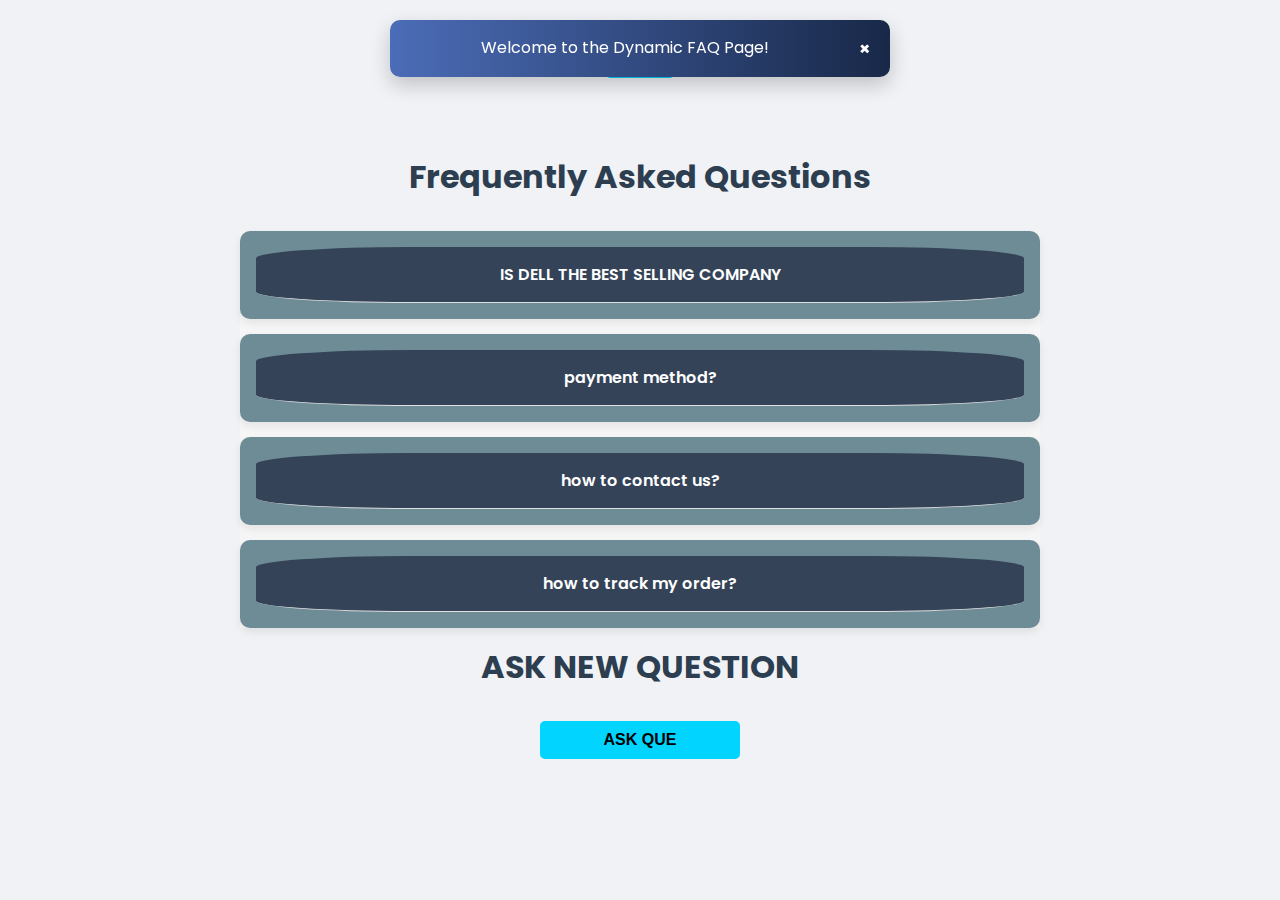
<file: faq.html>
<!DOCTYPE html>
<html lang="en">
<head>
  <meta charset="UTF-8">
  <title>Dynamic FAQ & Popup</title>
  <link href="https://fonts.googleapis.com/css2?family=Poppins:wght@400;600&display=swap" rel="stylesheet">
  <style>
    * {
      margin: 0;
      padding: 0;
      box-sizing: border-box;
    }

    body {
      font-family: 'Poppins', sans-serif;
      background: #f0f2f5;
      color: #333;
      padding: 20px;
    }

    h2 {
      text-align: center;
      margin-bottom: 30px;
      font-size: 2rem;
      color: #2c3e50;
    }

    .popup {
      background: linear-gradient(to right, #4b6cb7, #182848);
      color: #fff;
      padding: 15px 20px;
      position: fixed;
      top: 20px;
      left: 50%;
      transform: translateX(-50%);
      width: 90%;
      max-width: 500px;
      border-radius: 10px;
      box-shadow: 0 8px 20px rgba(0,0,0,0.2);
      text-align: center;
      z-index: 2000;
      animation: slideDown 0.7s ease;
    }

    @keyframes slideDown {
      from { top: -100px; opacity: 0; }
      to { top: 20px; opacity: 1; }
    }

    #closePopup {
      float: right;
      cursor: pointer;
      font-weight: bold;
      font-size: 18px;
      margin-left: 20px;
    }

    #faq-container {
      max-width: 800px;
      margin: 0 auto;
      background-color: rgb(246, 246, 246);
      height: 100%;
      width:auto;
    }

    .faq-item {
      background: #6e8c95;
      border-radius: 10px;
      align-items: center;
      justify-content: center;
      margin-bottom: 15px;
      box-shadow: 0 4px 10px rgba(0,0,0,0.08);
      transition: transform 0.3s ease;
      padding: 2%;
    }

    .faq-item:hover {
      transform: scale(1.01);
    }

    .faq-question {
      padding: 15px 20px;
      background-color: #344358;
      color: white;;
      cursor: pointer;
      font-weight: 600;
      font-size: 1rem;
      border-radius: 20%;
      border-bottom: 1px solid #e0e0e0;
      transition: background 0.5s;
      align-content: center;
      justify-content: center; 
      text-align: center;
    }

    .faq-question:hover {
      background-color: #383b42;
    }

    .faq-answer {
      padding: 15px 20px;
      display: none;
      background-color: #ffffff;
      font-size: 0.95rem;
      line-height: 1.5;
    }
    #button{
        display: block;
        width: 200px;
        margin: 20px auto;
        padding: 10px;
        background-color: #00d4ff;
        color: #000;
        border: none;
        border-radius: 5px;
        font-size: 1rem;
        font-weight: bold;
        cursor: pointer;
        transition: background-color 0.3s, transform 0.2s;
    }
    #button1{
        display:block;
        width:70px;
        margin:auto;
        padding:10px;
        background-color: #00d4ff;
        color: #000;
        border: none;
        border-radius: 5px;
        font-size: 1rem;
        display: flex;
        align-items: center;
        justify-content: center;
        cursor: pointer;
        
    }
  </style>
</head>
<body>
    <header>
        <a id="button1" href="p1.html"><button align="right" id="button1">HOME</button></a>
    </header>
  <div id="notification" class="popup">
    Welcome to the Dynamic FAQ Page!
    <span id="closePopup">&times;</span>
  </div>
<br>
<br>
<br>

  <h2>Frequently Asked Questions</h2>
  <div id="faq-container"></div>
  <h2>ASK NEW QUESTION</h2>
  <button id="button">ASK QUE</button>
<script src="script.js"></script>
</body>
</html>
</file>
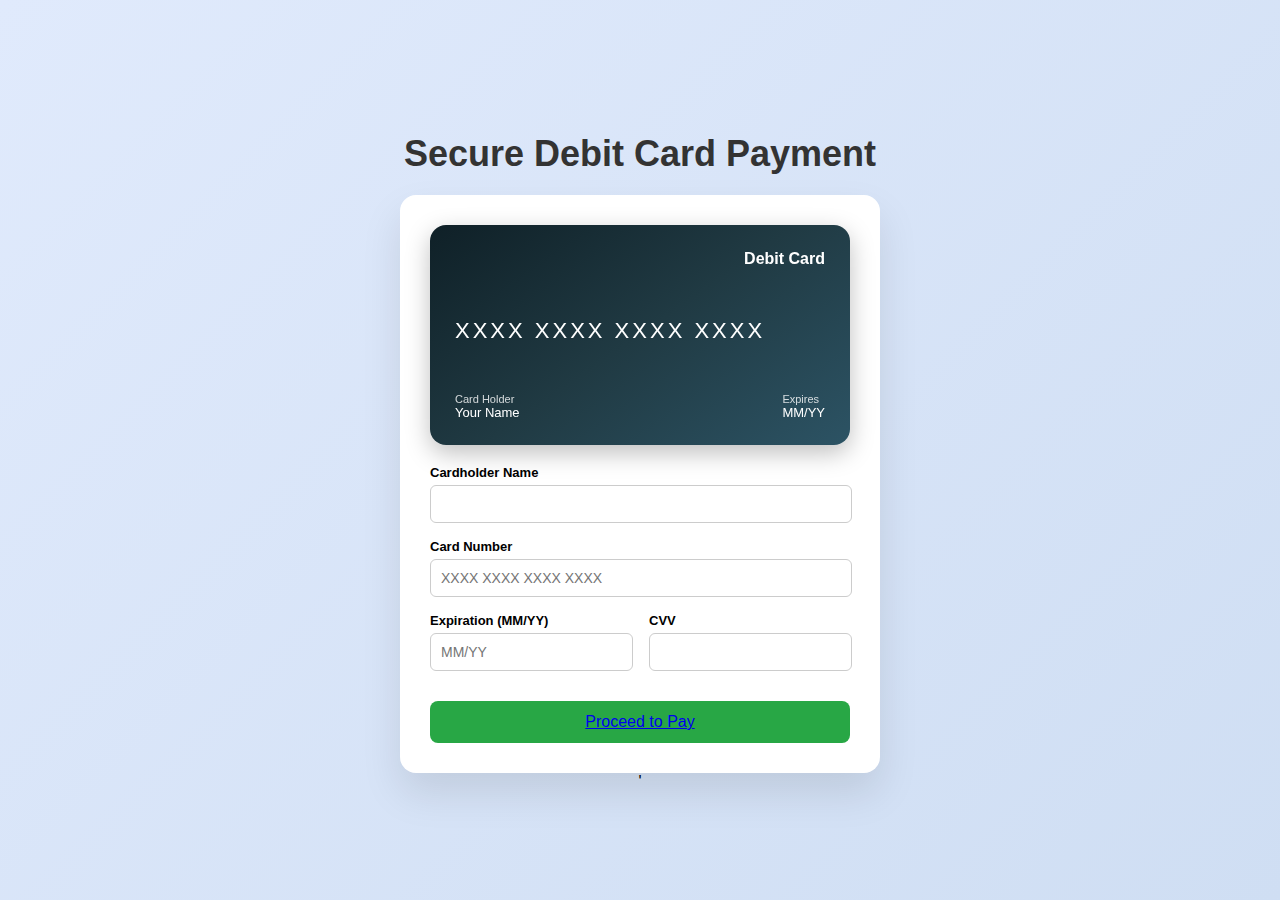
<file: payment.html>
<!DOCTYPE html>
<html lang="en">
<head>
  <meta charset="UTF-8" />
  <title>Realistic Debit Card Payment</title>
  <style>
    * { box-sizing: border-box; }

    body {
      margin: 0;
      padding: 0;
      background: linear-gradient(135deg, #e0eafc, #cfdef3);
      font-family: 'Segoe UI', sans-serif;
      display: flex;
      flex-direction: column;
      align-items: center;
      justify-content: center;
      min-height: 100vh;
    }

    .payment-title h1 {
      font-size: 36px;
      margin-bottom: 20px;
      color: #333;
      font-weight: bold;
    }

    .main-wrapper {
      display: flex;
      flex-direction: column;
      align-items: center;
      gap: 20px;
      background: white;
      padding: 30px;
      border-radius: 16px;
      box-shadow: 0 20px 40px rgba(0,0,0,0.1);
      max-width: 480px;
      width: 90%;
    }

    .card-container {
      perspective: 1000px;
      width: 100%;
      height: 220px;
    }

    .creditcard {
      width: 100%;
      height: 100%;
      border-radius: 16px;
      color: white;
      position: relative;
      transition: transform 0.8s;
      transform-style: preserve-3d;
      box-shadow: 0 8px 25px rgba(0, 0, 0, 0.25);
      background: linear-gradient(145deg, #0f2027, #203a43, #2c5364);
      overflow: hidden;
    }

    .creditcard.flip {
      transform: rotateY(180deg);
    }

    .creditcard .front, .creditcard .back {
      position: absolute;
      width: 100%;
      height: 100%;
      backface-visibility: hidden;
      padding: 25px;
      display: flex;
      flex-direction: column;
      justify-content: space-between;
    }

    .creditcard .back {
      background: #1c1c1c;
      transform: rotateY(180deg);
      text-align: right;
    }

    .card-type {
      font-size: 16px;
      text-align: right;
      font-weight: bold;
    }

    .card-number {
      font-size: 22px;
      letter-spacing: 3px;
      font-weight: 500;
    }

    .card-holder, .expiry {
      font-size: 13px;
      display: flex;
      justify-content: space-between;
    }

    .label {
      font-size: 11px;
      opacity: 0.8;
    }

    .cvv-label {
      font-size: 14px;
    }

    .cvv-value {
      font-size: 20px;
      letter-spacing: 3px;
    }

    .form-container {
      display: grid;
      grid-template-columns: 1fr 1fr;
      grid-template-areas:
        "name name"
        "number number"
        "expiration security";
      gap: 16px;
      width: 100%;
    }

    .field-container {
      display: flex;
      flex-direction: column;
    }

    input {
      padding: 10px;
      font-size: 14px;
      border-radius: 6px;
      border: 1px solid #ccc;
    }

    label {
      font-size: 13px;
      font-weight: 600;
      margin-bottom: 5px;
    }

    #payButton {
      width: 100%;
      padding: 12px;
      background: #28a745;
      color: white;
      border: none;
      border-radius: 8px;
      font-size: 16px;
      cursor: pointer;
      margin-top: 10px;
    }

    #payButton:hover {
      background: #218838;
    }
  </style>
</head>
<body>
  <div class="payment-title">
    <h1>Secure Debit Card Payment</h1>
  </div>
  <div class="main-wrapper">
    <div class="card-container">
      <div class="creditcard" id="creditcard">
        <div class="front">
          <div class="card-type" id="cardType">Debit Card</div>
          <div class="card-number" id="cardNumberDisplay">XXXX XXXX XXXX XXXX</div>
          <div class="card-holder">
            <div>
              <div class="label">Card Holder</div>
              <div id="cardHolderDisplay">Your Name</div>
            </div>
            <div>
              <div class="label">Expires</div>
              <div id="cardExpiryDisplay">MM/YY</div>
            </div>
          </div>
        </div>
        <div class="back">
          <div class="cvv-label">CVV</div>
          <div class="cvv-value" id="cvvDisplay">•••</div>
        </div>
      </div>
    </div>

    <div class="form-container">
      <div class="field-container" style="grid-area: name;">
        <label for="name">Cardholder Name</label>
        <input id="name" type="text" maxlength="20">
      </div>
      <div class="field-container" style="grid-area: number;">
        <label for="cardnumber">Card Number</label>
        <input id="cardnumber" type="text" maxlength="19" pattern="[0-9]*" inputmode="numeric" placeholder="XXXX XXXX XXXX XXXX">
      </div>
      <div class="field-container" style="grid-area: expiration;">
        <label for="expirationdate">Expiration (MM/YY)</label>
        <input id="expirationdate" type="text" placeholder="MM/YY" maxlength="5">
      </div>
      <div class="field-container" style="grid-area: security;">
        <label for="securitycode">CVV</label>
        <input id="securitycode" type="password" maxlength="4" pattern="[0-9]*" inputmode="numeric">
      </div>
    </div>
    <button id="payButton"><a href="bill.html">Proceed to Pay</a></button>
  </div>

  <script>
    const cardInput = document.getElementById('cardnumber');
    const cardDisplay = document.getElementById('cardNumberDisplay');
    const cardBox = document.getElementById('creditcard');
    const cardType = document.getElementById('cardType');
    const nameInput = document.getElementById('name');
    const nameDisplay = document.getElementById('cardHolderDisplay');
    const expInput = document.getElementById('expirationdate');
    const expDisplay = document.getElementById('cardExpiryDisplay');
    const cvvInput = document.getElementById('securitycode');
    const cvvDisplay = document.getElementById('cvvDisplay');

    function formatCardNumber(value) {
      return value.replace(/\D/g, '').substring(0, 16).replace(/(.{4})/g, '$1 ').trim();
    }

    function detectCardType(number) {
      const firstDigit = number.charAt(0);
      if (firstDigit === '1') return { name: "Pay1 Card", class: "lightblue" };
      if (firstDigit === '2') return { name: "Easy Card", class: "red" };
      return { name: "Debit Card", class: "" };
    }

    cardInput.addEventListener('input', () => {
      const raw = cardInput.value.replace(/\s/g, '');
      const limited = raw.substring(0, 16);
      const formatted = formatCardNumber(limited);
      cardInput.value = formatted;
      cardDisplay.textContent = formatted || 'XXXX XXXX XXXX XXXX';

      const { name } = detectCardType(limited);
      cardType.textContent = name;
    });

    nameInput.addEventListener('input', () => {
      nameDisplay.textContent = nameInput.value || 'Your Name';
    });

    expInput.addEventListener('input', () => {
      let value = expInput.value.replace(/[^\d]/g, '');
      if (value.length > 2) {
        value = value.substring(0, 2) + '/' + value.substring(2, 4);
      }
      expInput.value = value.substring(0, 5);
      expDisplay.textContent = expInput.value || 'MM/YY';
    });

    cvvInput.addEventListener('input', () => {
      const len = cvvInput.value.length;
      cvvDisplay.textContent = '•'.repeat(len) || '•••';
    });

    cvvInput.addEventListener('focus', () => {
      cardBox.classList.add('flip');
    });

    cvvInput.addEventListener('blur', () => {
      cardBox.classList.remove('flip');
    });

    document.getElementById('payButton').addEventListener('click', () => {
      alert("✅ Payment Processed Successfully!");
    });
  </script>'

</body>
</html>
</file>
